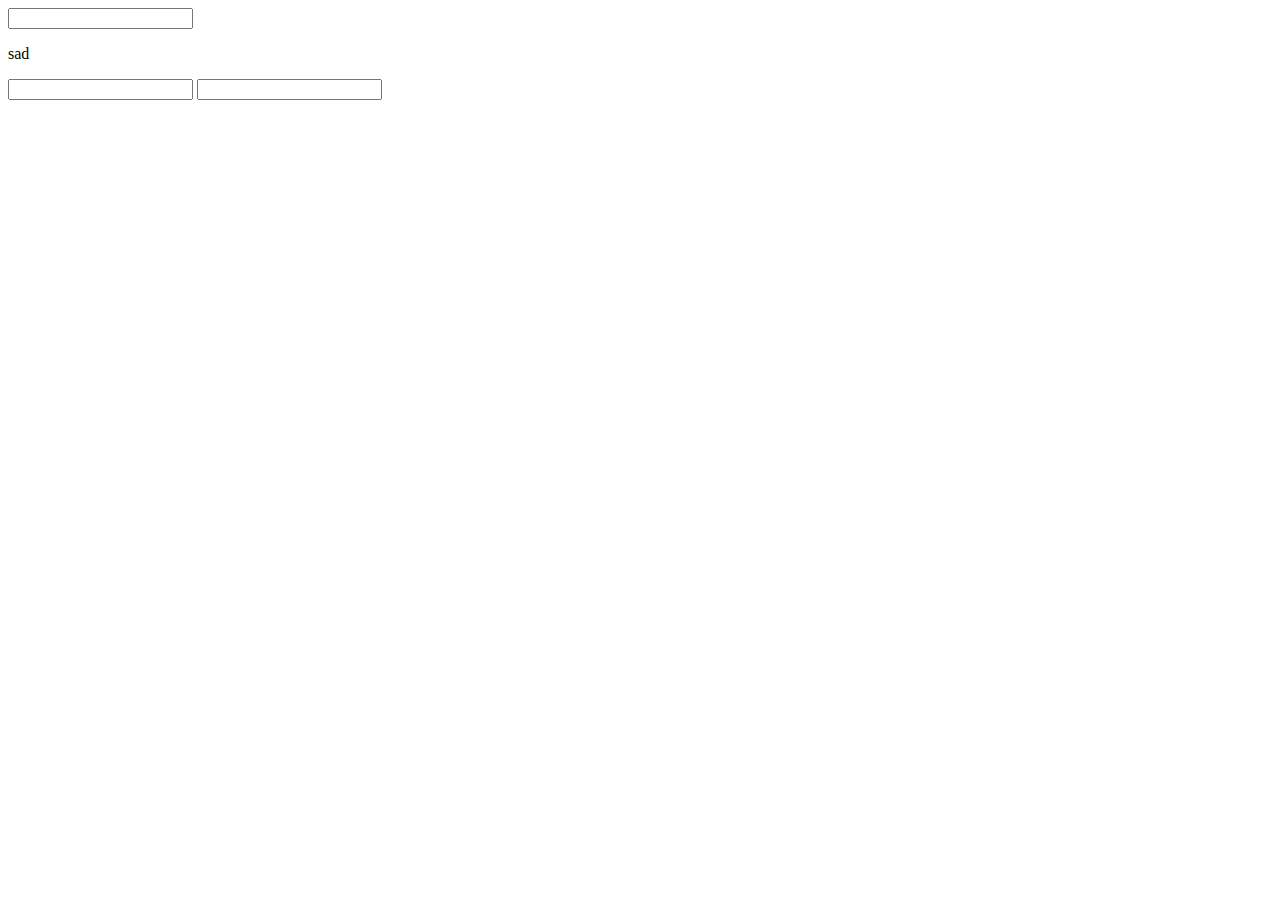
<file: index.html>
<!DOCTYPE html>
<html lang="en">
<head>
    <meta charset="UTF-8">
    <meta name="viewport" content="width=device-width, initial-scale=1.0">
    <script src="main.js"></script>
    <title>Document</title>
</head>
<body>
    
    <main>
       <input id="input" type="text">     
       <p id="values">sad</p>
       <input id="input1" type="text">     
       <input id="input2" type="text">     
    </main>

</body>
</html>
</file>
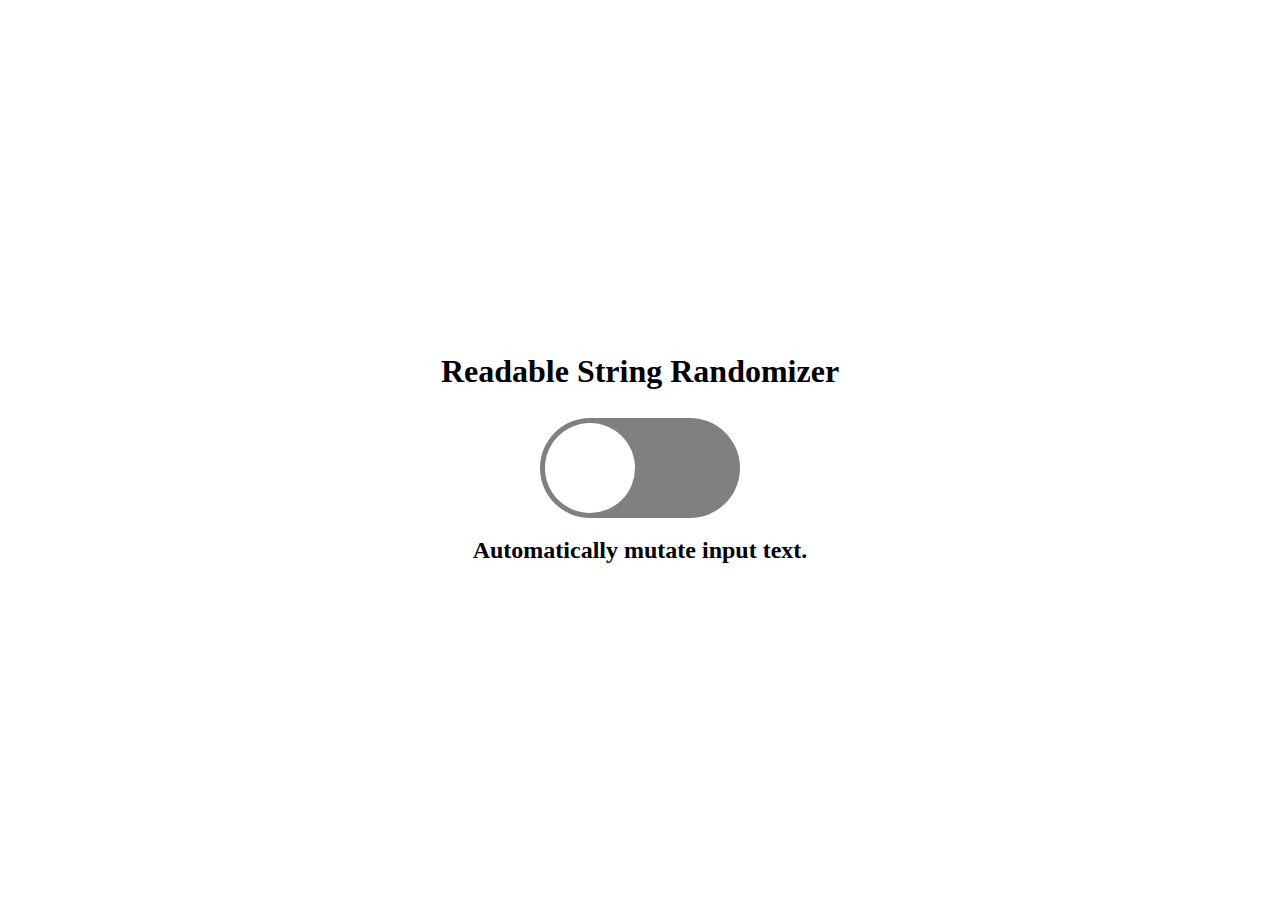
<file: popup.html>
<!DOCTYPE html>
<html lang="en">
<head>
    <meta charset="UTF-8">
    <meta name="viewport" content="width=device-width, initial-scale=1.0">
    <title>Readable String Randomizer</title>
    <link rel="stylesheet" href="style.css">
</head>
<body>
        <h1>Readable String Randomizer</h1>
        <input type="checkbox" id="switch" /><label for="switch">Toggle</label>
        <h2>Automatically mutate input text.</h2>
</body>
</html>
</file>
<file: style.css>
input[type=checkbox] {
    height: 0;
    width: 0;
    visibility: hidden;
}
label {
    cursor: pointer;
    text-indent: -9999px;
    width: 200px;
    height: 100px;
    background: grey;
    display: block;
    border-radius: 100px;
    position: relative;
}
label:after {
    content: '';
    position: absolute;
    top: 5px;
    left: 5px;
    width: 90px;
    height: 90px;
    background: #fff;
    border-radius: 90px;
    transition: 0.3s;
}
input:checked + label {
    background: #bada55;
}
input:checked + label:after {
    left: calc(100% - 5px);
    transform: translateX(-100%);
}
label:active:after {
    width: 130px;
}
body {
    display: flex;
    flex-direction: column;
    justify-content: center;
    align-items: center;
    height: 100vh;
}
</file>
